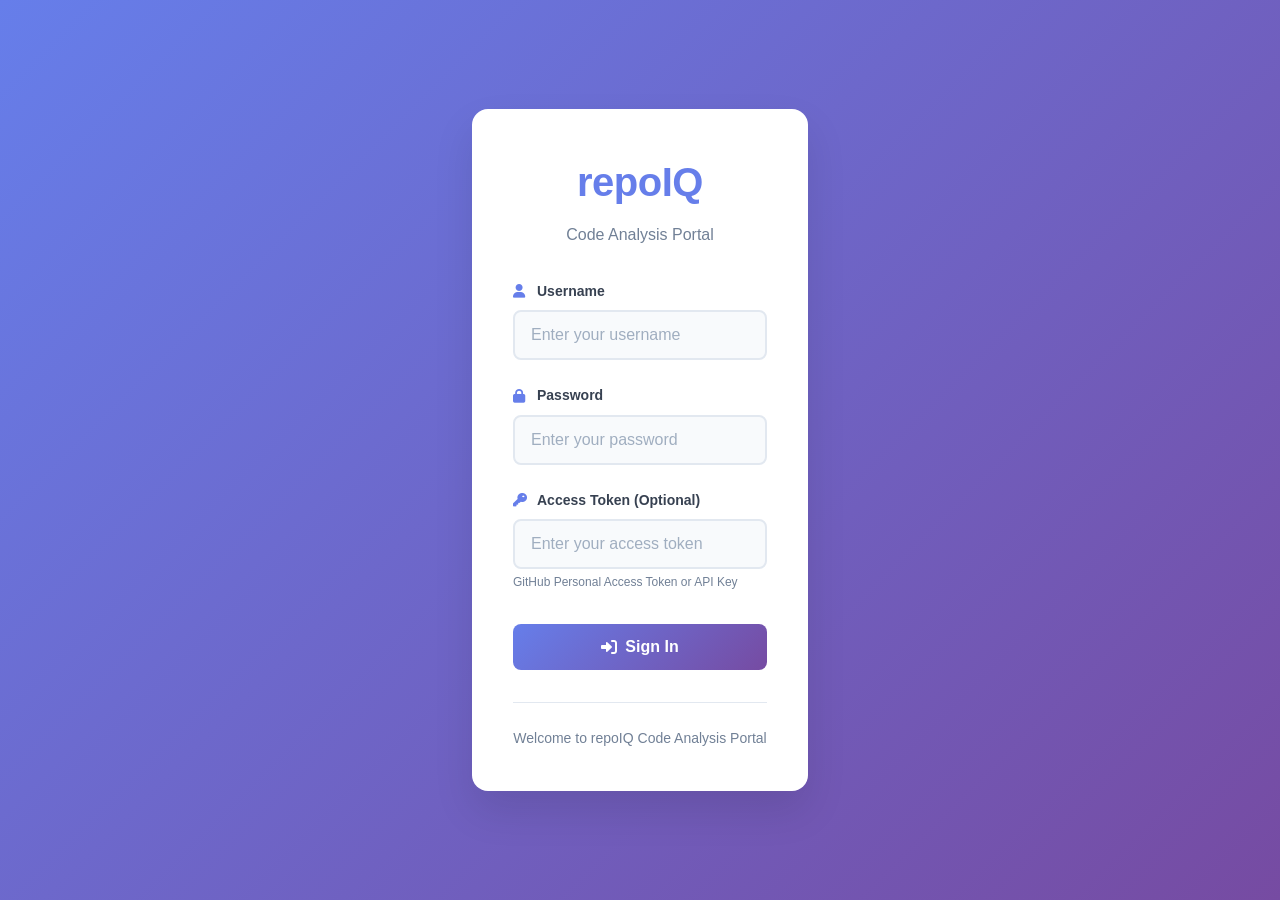
<file: index.html>
<!DOCTYPE html>
<html lang="en">
<head>
    <meta charset="UTF-8">
    <meta name="viewport" content="width=device-width, initial-scale=1.0">
    <title>repoIQ - Login</title>
    <link rel="stylesheet" href="styles.css">
    <link href="https://cdnjs.cloudflare.com/ajax/libs/font-awesome/6.0.0/css/all.min.css" rel="stylesheet">
</head>
<body>
    <div class="login-container">
        <div class="login-card">
            <div class="login-header">
                <h1>repoIQ</h1>
                <p>Code Analysis Portal</p>
            </div>
            
            <form class="login-form" id="login-form">
                <div class="form-group">
                    <label for="username">
                        <i class="fas fa-user"></i>
                        Username
                    </label>
                    <input type="text" id="username" name="username" placeholder="Enter your username" required>
                </div>

                <div class="form-group">
                    <label for="password">
                        <i class="fas fa-lock"></i>
                        Password
                    </label>
                    <input type="password" id="password" name="password" placeholder="Enter your password" required>
                </div>

                <div class="form-group">
                    <label for="token">
                        <i class="fas fa-key"></i>
                        Access Token (Optional)
                    </label>
                    <input type="password" id="token" name="token" placeholder="Enter your access token">
                    <small>GitHub Personal Access Token or API Key</small>
                </div>

                <div class="form-actions">
                    <button type="submit" class="btn btn-primary">
                        <i class="fas fa-sign-in-alt"></i>
                        Sign In
                    </button>
                </div>
            </form>

            <div class="login-footer">
                <p>Welcome to repoIQ Code Analysis Portal</p>
            </div>
        </div>
    </div>

    <script src="script.js"></script>
</body>
</html>
</file>
<file: styles.css>
/* Reset and base styles */
* {
    margin: 0;
    padding: 0;
    box-sizing: border-box;
}

body {
    font-family: -apple-system, BlinkMacSystemFont, 'Segoe UI', Roboto, Oxygen, Ubuntu, Cantarell, sans-serif;
    background: linear-gradient(135deg, #667eea 0%, #764ba2 100%);
    color: #2d3748;
    line-height: 1.6;
    min-height: 100vh;
    display: flex;
    align-items: center;
    justify-content: center;
}

/* Login Container */
.login-container {
    width: 100%;
    max-width: 400px;
    padding: 2rem;
}

.login-card {
    background: white;
    border-radius: 16px;
    padding: 2.5rem;
    box-shadow: 0 20px 40px rgba(0, 0, 0, 0.1);
    border: 1px solid rgba(255, 255, 255, 0.2);
    backdrop-filter: blur(10px);
}

/* Login Header */
.login-header {
    text-align: center;
    margin-bottom: 2rem;
}

.login-header h1 {
    font-size: 2.5rem;
    font-weight: 700;
    color: #667eea;
    margin-bottom: 0.5rem;
    letter-spacing: -0.5px;
}

.login-header p {
    color: #718096;
    font-size: 1rem;
}

/* Form Styles */
.login-form {
    width: 100%;
}

.form-group {
    margin-bottom: 1.5rem;
}

.form-group label {
    display: flex;
    align-items: center;
    font-weight: 600;
    color: #374151;
    margin-bottom: 0.5rem;
    font-size: 0.875rem;
}

.form-group label i {
    margin-right: 0.5rem;
    width: 16px;
    color: #667eea;
}

.form-group input {
    width: 100%;
    padding: 0.875rem 1rem;
    border: 2px solid #e2e8f0;
    border-radius: 8px;
    font-size: 1rem;
    transition: all 0.2s ease;
    background: #f8fafc;
}

.form-group input:focus {
    outline: none;
    border-color: #667eea;
    box-shadow: 0 0 0 3px rgba(102, 126, 234, 0.1);
    background: white;
}

.form-group input::placeholder {
    color: #a0aec0;
}

.form-group small {
    display: block;
    margin-top: 0.25rem;
    color: #718096;
    font-size: 0.75rem;
}

/* Button Styles */
.form-actions {
    margin-top: 2rem;
}

.btn {
    display: flex;
    align-items: center;
    justify-content: center;
    width: 100%;
    padding: 0.875rem 1.5rem;
    border: none;
    border-radius: 8px;
    font-size: 1rem;
    font-weight: 600;
    text-decoration: none;
    cursor: pointer;
    transition: all 0.2s ease;
    gap: 0.5rem;
}

.btn-primary {
    background: linear-gradient(135deg, #667eea 0%, #764ba2 100%);
    color: white;
}

.btn-primary:hover {
    transform: translateY(-1px);
    box-shadow: 0 8px 25px rgba(102, 126, 234, 0.4);
}

.btn-primary:active {
    transform: translateY(0);
}

/* Login Footer */
.login-footer {
    text-align: center;
    margin-top: 2rem;
    padding-top: 1.5rem;
    border-top: 1px solid #e2e8f0;
}

.login-footer p {
    color: #718096;
    font-size: 0.875rem;
}

/* Loading State */
.btn.loading {
    opacity: 0.7;
    cursor: not-allowed;
}

.btn.loading i {
    animation: spin 1s linear infinite;
}

@keyframes spin {
    from { transform: rotate(0deg); }
    to { transform: rotate(360deg); }
}

/* Success/Error Messages */
.message {
    padding: 0.75rem 1rem;
    border-radius: 8px;
    margin-bottom: 1rem;
    font-size: 0.875rem;
    display: flex;
    align-items: center;
    gap: 0.5rem;
}

.message.success {
    background: #c6f6d5;
    color: #2f855a;
    border: 1px solid #9ae6b4;
}

.message.error {
    background: #fed7d7;
    color: #c53030;
    border: 1px solid #feb2b2;
}

/* Responsive Design */
@media (max-width: 480px) {
    .login-container {
        padding: 1rem;
    }
    
    .login-card {
        padding: 2rem;
    }
    
    .login-header h1 {
        font-size: 2rem;
    }
}

/* Animation for card entrance */
.login-card {
    animation: slideUp 0.5s ease-out;
}

@keyframes slideUp {
    from {
        opacity: 0;
        transform: translateY(30px);
    }
    to {
        opacity: 1;
        transform: translateY(0);
    }
}
</file>
<file: portal-styles.css>
/* Reset and base styles */
* {
    margin: 0;
    padding: 0;
    box-sizing: border-box;
}

body {
    font-family: -apple-system, BlinkMacSystemFont, 'Segoe UI', Roboto, Oxygen, Ubuntu, Cantarell, sans-serif;
    background: #f5f7fa;
    color: #2d3748;
    line-height: 1.6;
}

/* Portal Container */
.portal-container {
    min-height: 100vh;
    display: flex;
    flex-direction: column;
}

/* Header */
.portal-header {
    background: linear-gradient(135deg, #667eea 0%, #764ba2 100%);
    color: white;
    padding: 1rem 2rem;
    box-shadow: 0 2px 10px rgba(0, 0, 0, 0.1);
    position: sticky;
    top: 0;
    z-index: 100;
    display: flex;
    justify-content: space-between;
    align-items: center;
}

.brand h1 {
    font-size: 2rem;
    font-weight: 700;
    letter-spacing: -0.5px;
}

/* User Dropdown */
.user-dropdown {
    position: relative;
    display: inline-block;
}

.user-menu-btn {
    display: flex;
    align-items: center;
    gap: 0.5rem;
    padding: 0.5rem 1rem;
    background: rgba(255, 255, 255, 0.1);
    border: 1px solid rgba(255, 255, 255, 0.2);
    border-radius: 8px;
    color: white;
    cursor: pointer;
    font-size: 0.875rem;
    font-weight: 500;
    transition: all 0.2s ease;
}

.user-menu-btn:hover {
    background: rgba(255, 255, 255, 0.2);
}

.user-menu-btn i:first-child {
    font-size: 1rem;
}

.user-menu-btn i:last-child {
    font-size: 0.75rem;
    transition: transform 0.2s ease;
}

.user-dropdown.active .user-menu-btn i:last-child {
    transform: rotate(180deg);
}

.user-dropdown-menu {
    position: absolute;
    top: 100%;
    right: 0;
    margin-top: 0.5rem;
    background: white;
    border-radius: 8px;
    box-shadow: 0 10px 25px rgba(0, 0, 0, 0.15);
    border: 1px solid #e2e8f0;
    min-width: 160px;
    opacity: 0;
    visibility: hidden;
    transform: translateY(-10px);
    transition: all 0.2s ease;
    z-index: 1000;
}

.user-dropdown.active .user-dropdown-menu {
    opacity: 1;
    visibility: visible;
    transform: translateY(0);
}

.dropdown-item {
    display: flex;
    align-items: center;
    gap: 0.75rem;
    padding: 0.75rem 1rem;
    color: #374151;
    cursor: pointer;
    transition: background-color 0.2s ease;
    font-size: 0.875rem;
}

.dropdown-item:hover {
    background: #f7fafc;
}

.dropdown-item:first-child {
    border-radius: 8px 8px 0 0;
}

.dropdown-item:last-child {
    border-radius: 0 0 8px 8px;
}

.dropdown-divider {
    height: 1px;
    background: #e2e8f0;
    margin: 0.25rem 0;
}

.dropdown-item i {
    width: 16px;
    text-align: center;
    color: #718096;
}

/* Main Layout */
.portal-main {
    display: flex;
    flex: 1;
    min-height: calc(100vh - 80px);
}

/* Sidebar */
.sidebar {
    width: 280px;
    background: #2d3748;
    color: white;
    padding: 2rem 0;
    box-shadow: 2px 0 10px rgba(0, 0, 0, 0.1);
}

.nav-section {
    margin-bottom: 2rem;
    padding: 0 1.5rem;
}

.nav-section h3 {
    font-size: 0.875rem;
    font-weight: 600;
    text-transform: uppercase;
    letter-spacing: 0.5px;
    color: #a0aec0;
    margin-bottom: 1rem;
}

.nav-list {
    list-style: none;
}

.nav-link {
    display: flex;
    align-items: center;
    padding: 0.75rem 1rem;
    color: #e2e8f0;
    text-decoration: none;
    border-radius: 8px;
    margin-bottom: 0.5rem;
    transition: all 0.2s ease;
    cursor: pointer;
}

.nav-link:hover {
    background: #4a5568;
    color: white;
}

.nav-link.active {
    background: #667eea;
    color: white;
}

.nav-link i {
    margin-right: 0.75rem;
    width: 16px;
}

/* Stats Widget */
.stats-widget {
    background: #1a202c;
    border-radius: 8px;
    padding: 1rem;
}

.stat-item {
    display: flex;
    justify-content: space-between;
    align-items: center;
    margin-bottom: 0.75rem;
}

.stat-item:last-child {
    margin-bottom: 0;
}

.stat-label {
    font-size: 0.875rem;
    color: #a0aec0;
}

.stat-value {
    font-weight: 600;
    color: #667eea;
    font-size: 1.125rem;
}

/* Content Pane */
.content-pane {
    flex: 1;
    padding: 2rem;
    overflow-y: auto;
}

/* Tab Content */
.tab-content {
    display: none;
    animation: fadeIn 0.3s ease;
}

.tab-content.active {
    display: block;
}

@keyframes fadeIn {
    from { opacity: 0; transform: translateY(10px); }
    to { opacity: 1; transform: translateY(0); }
}

/* Tab Header */
.tab-header {
    margin-bottom: 2rem;
    padding-bottom: 1rem;
    border-bottom: 2px solid #e2e8f0;
}

.tab-header h2 {
    font-size: 1.875rem;
    font-weight: 700;
    color: #2d3748;
    margin-bottom: 0.5rem;
}

.tab-header p {
    color: #718096;
    font-size: 1.125rem;
}

/* Form Styles */
.analysis-form {
    max-width: 800px;
}

.form-section {
    background: white;
    border-radius: 12px;
    padding: 2rem;
    margin-bottom: 2rem;
    box-shadow: 0 4px 6px rgba(0, 0, 0, 0.05);
    border: 1px solid #e2e8f0;
}

.form-section h3 {
    font-size: 1.25rem;
    font-weight: 600;
    color: #2d3748;
    margin-bottom: 1.5rem;
    padding-bottom: 0.5rem;
    border-bottom: 1px solid #e2e8f0;
}

.form-group {
    margin-bottom: 1.5rem;
}

.form-group label {
    display: block;
    font-weight: 600;
    color: #374151;
    margin-bottom: 0.5rem;
}

.form-group input,
.form-group select,
.form-group textarea {
    width: 100%;
    padding: 0.75rem;
    border: 2px solid #e2e8f0;
    border-radius: 8px;
    font-size: 1rem;
    transition: border-color 0.2s ease;
}

.form-group input:focus,
.form-group select:focus,
.form-group textarea:focus {
    outline: none;
    border-color: #667eea;
    box-shadow: 0 0 0 3px rgba(102, 126, 234, 0.1);
}

.form-group small {
    display: block;
    margin-top: 0.25rem;
    color: #718096;
    font-size: 0.875rem;
}

/* Auth Section */
.auth-section {
    display: flex;
    align-items: center;
    gap: 1rem;
}

.auth-status {
    padding: 0.5rem 1rem;
    border-radius: 6px;
    font-size: 0.875rem;
    font-weight: 500;
    display: flex;
    align-items: center;
    justify-content: space-between;
    gap: 0.5rem;
}

.auth-status.connected {
    background: #d4edda;
    color: #155724;
}

.auth-status.disconnected {
    background: #f8d7da;
    color: #721c24;
}

.btn-disconnect {
    background: transparent;
    border: none;
    color: #155724;
    cursor: pointer;
    padding: 0.25rem;
    border-radius: 4px;
    font-size: 0.75rem;
    transition: background-color 0.2s ease;
}

.btn-disconnect:hover {
    background: rgba(21, 87, 36, 0.1);
}

/* Buttons */
.btn {
    display: inline-flex;
    align-items: center;
    padding: 0.75rem 1.5rem;
    border: none;
    border-radius: 8px;
    font-size: 1rem;
    font-weight: 600;
    text-decoration: none;
    cursor: pointer;
    transition: all 0.2s ease;
    gap: 0.5rem;
}

.btn-primary {
    background: linear-gradient(135deg, #667eea 0%, #764ba2 100%);
    color: white;
}

.btn-primary:hover {
    transform: translateY(-1px);
    box-shadow: 0 4px 12px rgba(102, 126, 234, 0.4);
}

.btn-secondary {
    background: #e2e8f0;
    color: #4a5568;
}

.btn-secondary:hover {
    background: #cbd5e0;
}

.btn-github {
    background: #24292e;
    color: white;
}

.btn-github:hover {
    background: #1a1e22;
}

.form-actions {
    display: flex;
    gap: 1rem;
    margin-top: 2rem;
}

/* Status Controls */
.status-controls {
    display: flex;
    justify-content: space-between;
    align-items: center;
    margin-bottom: 2rem;
    padding: 1rem;
    background: white;
    border-radius: 8px;
    box-shadow: 0 2px 4px rgba(0, 0, 0, 0.05);
}

.status-filters {
    display: flex;
    align-items: center;
    gap: 0.5rem;
}

.status-filters label {
    font-weight: 500;
    color: #4a5568;
}

.status-filters select {
    padding: 0.5rem;
    border: 1px solid #e2e8f0;
    border-radius: 6px;
}

/* Runs List */
.runs-list {
    display: grid;
    gap: 1rem;
}

.run-item {
    background: white;
    border-radius: 12px;
    padding: 1.5rem;
    box-shadow: 0 4px 6px rgba(0, 0, 0, 0.05);
    border: 1px solid #e2e8f0;
    cursor: pointer;
    transition: all 0.2s ease;
}

.run-item:hover {
    transform: translateY(-2px);
    box-shadow: 0 8px 25px rgba(0, 0, 0, 0.1);
}

.run-header {
    display: flex;
    justify-content: space-between;
    align-items: center;
    margin-bottom: 1rem;
}

.run-title {
    font-weight: 600;
    font-size: 1.125rem;
    color: #2d3748;
}

.status-badge {
    padding: 0.25rem 0.75rem;
    border-radius: 20px;
    font-size: 0.875rem;
    font-weight: 500;
    text-transform: uppercase;
    letter-spacing: 0.5px;
}

.status-badge.running {
    background: #bee3f8;
    color: #2b6cb0;
}

.status-badge.completed {
    background: #c6f6d5;
    color: #2f855a;
}

.status-badge.failed {
    background: #fed7d7;
    color: #c53030;
}

.status-badge.pending {
    background: #feebc8;
    color: #c05621;
}

/* Progress Bar */
.progress-container {
    margin: 1rem 0;
}

.progress-bar {
    width: 100%;
    height: 8px;
    background: #e2e8f0;
    border-radius: 4px;
    overflow: hidden;
}

.progress-fill {
    height: 100%;
    background: linear-gradient(90deg, #667eea, #764ba2);
    border-radius: 4px;
    transition: width 0.3s ease;
}

.progress-text {
    font-size: 0.875rem;
    color: #718096;
    margin-top: 0.5rem;
}

/* Spinner */
.spinner {
    display: inline-block;
    width: 20px;
    height: 20px;
    border: 2px solid #e2e8f0;
    border-radius: 50%;
    border-top-color: #667eea;
    animation: spin 1s ease-in-out infinite;
}

@keyframes spin {
    to { transform: rotate(360deg); }
}

/* Archive Controls */
.archive-controls {
    display: flex;
    gap: 1rem;
    margin-bottom: 2rem;
    padding: 1rem;
    background: white;
    border-radius: 8px;
    box-shadow: 0 2px 4px rgba(0, 0, 0, 0.05);
}

.archive-controls input {
    padding: 0.5rem;
    border: 1px solid #e2e8f0;
    border-radius: 6px;
}

/* Analytics */
.analytics-controls {
    display: flex;
    gap: 2rem;
    margin-bottom: 2rem;
    padding: 1rem;
    background: white;
    border-radius: 8px;
    box-shadow: 0 2px 4px rgba(0, 0, 0, 0.05);
}

.analytics-controls .form-group {
    margin-bottom: 0;
    min-width: 200px;
}

.metrics-grid {
    display: grid;
    grid-template-columns: repeat(auto-fit, minmax(200px, 1fr));
    gap: 1.5rem;
    margin-bottom: 2rem;
}

.metric-card {
    background: white;
    padding: 1.5rem;
    border-radius: 12px;
    box-shadow: 0 4px 6px rgba(0, 0, 0, 0.05);
    border: 1px solid #e2e8f0;
    text-align: center;
}

.metric-card h3 {
    font-size: 0.875rem;
    font-weight: 600;
    color: #718096;
    text-transform: uppercase;
    letter-spacing: 0.5px;
    margin-bottom: 0.5rem;
}

.metric-value {
    font-size: 2rem;
    font-weight: 700;
    color: #2d3748;
}

/* Charts */
.charts-section {
    background: white;
    border-radius: 12px;
    padding: 2rem;
    box-shadow: 0 4px 6px rgba(0, 0, 0, 0.05);
    border: 1px solid #e2e8f0;
}

.chart-container h4 {
    margin-bottom: 1rem;
    color: #2d3748;
}

.chart-placeholder {
    height: 300px;
    display: flex;
    flex-direction: column;
    align-items: center;
    justify-content: center;
    color: #a0aec0;
    border: 2px dashed #e2e8f0;
    border-radius: 8px;
}

.chart-placeholder i {
    font-size: 3rem;
    margin-bottom: 1rem;
}

/* Back Button */
.back-btn {
    margin-bottom: 1rem;
}

/* Page Controls */
.page-controls {
    display: flex;
    gap: 2rem;
    margin-bottom: 2rem;
    padding: 1.5rem;
    background: white;
    border-radius: 12px;
    box-shadow: 0 4px 6px rgba(0, 0, 0, 0.05);
    border: 1px solid #e2e8f0;
    align-items: end;
}

.page-controls .form-group {
    margin-bottom: 0;
    min-width: 180px;
}

.page-controls .form-group:last-child {
    min-width: auto;
}

.page-controls .form-group label {
    font-size: 0.875rem;
    font-weight: 600;
    color: #4a5568;
    margin-bottom: 0.5rem;
}

.page-controls .form-group select,
.page-controls .form-group input {
    padding: 0.75rem;
    border: 2px solid #e2e8f0;
    border-radius: 8px;
    font-size: 1rem;
    transition: border-color 0.2s ease;
    height: 48px;
    box-sizing: border-box;
}

.page-controls .form-group select:focus,
.page-controls .form-group input:focus {
    outline: none;
    border-color: #667eea;
    box-shadow: 0 0 0 3px rgba(102, 126, 234, 0.1);
}

/* Sub-tabs */
.sub-tabs {
    display: flex;
    border-bottom: 2px solid #e2e8f0;
    margin-bottom: 2rem;
    gap: 0.5rem;
}

.sub-tab-btn {
    padding: 1rem 2rem;
    border: none;
    background: transparent;
    color: #718096;
    font-weight: 600;
    font-size: 1.125rem;
    cursor: pointer;
    border-bottom: 2px solid transparent;
    transition: all 0.2s ease;
    min-height: 48px;
    display: flex;
    align-items: center;
}

.sub-tab-btn:hover {
    color: #4a5568;
    background: #f7fafc;
}

.sub-tab-btn.active {
    color: #667eea;
    border-bottom-color: #667eea;
    background: #f7fafc;
}

.sub-tab-content {
    display: none;
}

.sub-tab-content.active {
    display: block;
    animation: fadeIn 0.3s ease;
}

/* Loading States */
.loading {
    display: flex;
    align-items: center;
    justify-content: center;
    padding: 3rem;
    color: #718096;
}

.loading .spinner {
    margin-right: 1rem;
}

/* Empty States */
.empty-state {
    text-align: center;
    padding: 3rem;
    color: #718096;
}

.empty-state i {
    font-size: 3rem;
    margin-bottom: 1rem;
    color: #e2e8f0;
}

/* Error States */
.error-message {
    background: #fed7d7;
    color: #c53030;
    padding: 1rem;
    border-radius: 8px;
    margin: 1rem 0;
    border: 1px solid #feb2b2;
}

/* Success States */
.success-message {
    background: #c6f6d5;
    color: #2f855a;
    padding: 1rem;
    border-radius: 8px;
    margin: 1rem 0;
    border: 1px solid #9ae6b4;
}

/* Responsive Design */
@media (max-width: 768px) {
    .portal-main {
        flex-direction: column;
    }
    
    .sidebar {
        width: 100%;
        padding: 1rem 0;
    }
    
    .nav-section {
        padding: 0 1rem;
    }
    
    .content-pane {
        padding: 1rem;
    }
    
    .form-actions {
        flex-direction: column;
    }
    
    .status-controls {
        flex-direction: column;
        gap: 1rem;
        align-items: stretch;
    }
    
    .analytics-controls {
        flex-direction: column;
        gap: 1rem;
    }
    
    .page-controls {
        flex-direction: column;
        gap: 1rem;
        align-items: stretch;
    }
    
    .page-controls .form-group {
        min-width: auto;
    }
    
    .sub-tab-btn {
        padding: 0.875rem 1.5rem;
        font-size: 1rem;
        min-height: 44px;
    }
    
    .metrics-grid {
        grid-template-columns: 1fr;
    }
    
    .portal-header {
        flex-direction: column;
        gap: 1rem;
        text-align: center;
    }
    
    .user-info {
        justify-content: center;
    }
}
</file>
